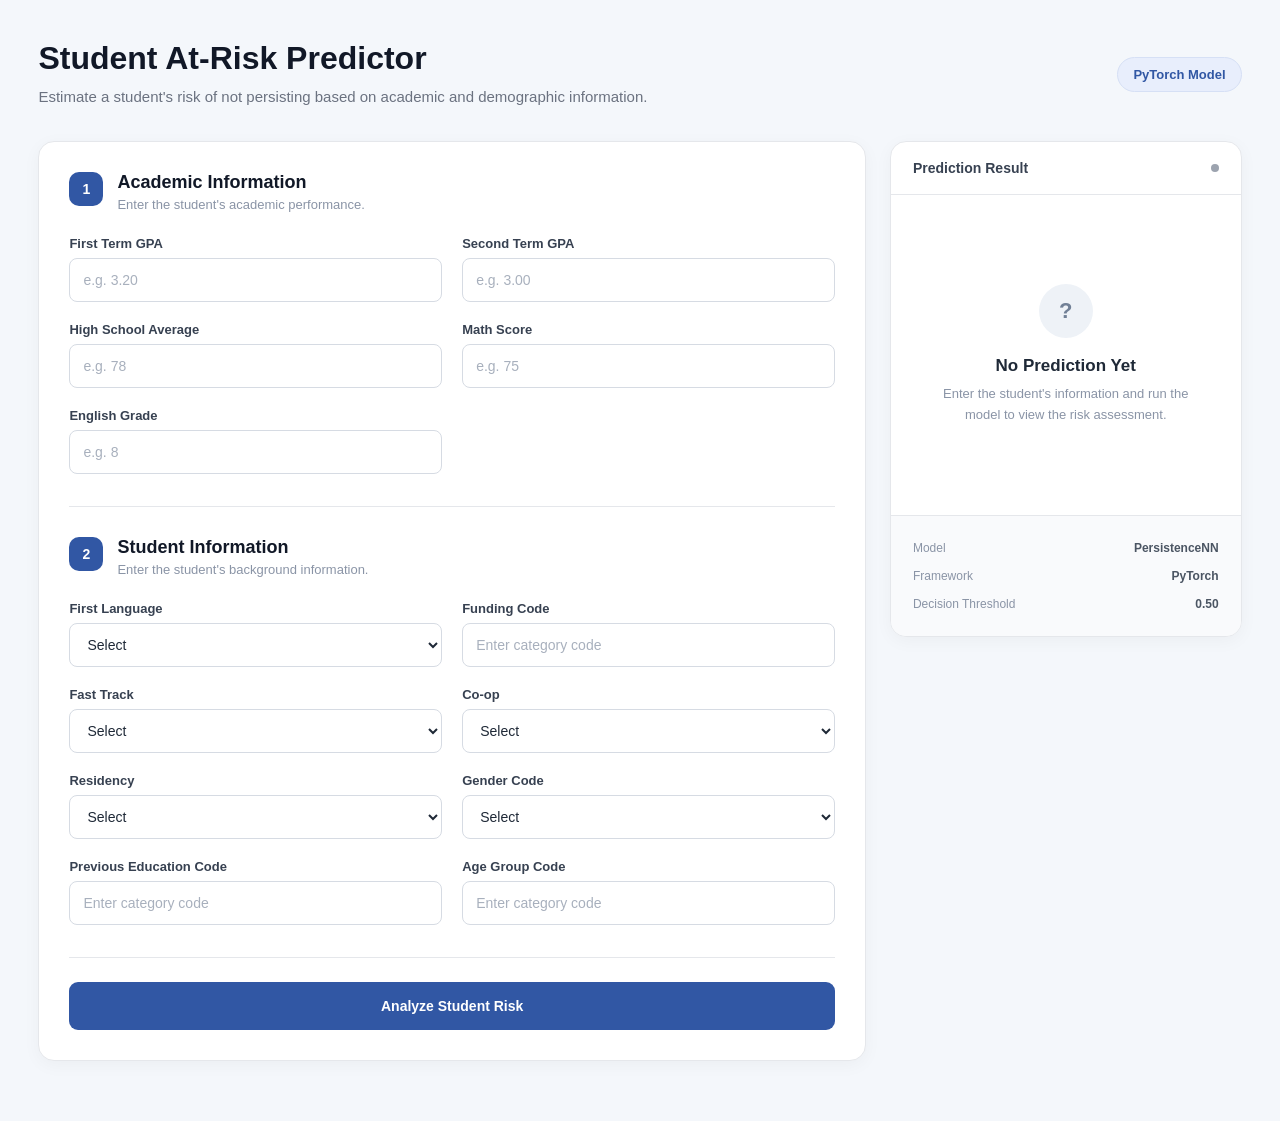
<file: frontend/index.html>
<!DOCTYPE html>
<html lang="en">
<head>
    <meta charset="UTF-8">
    <meta name="viewport" content="width=device-width, initial-scale=1.0">

    <title>Student At-Risk Predictor</title>

    <link rel="stylesheet" href="style.css">
</head>

<body>

<div class="page-container">

    <!-- Header -->
    <header class="header">
        <div>
            <h1>Student At-Risk Predictor</h1>
            <p>
                Estimate a student's risk of not persisting based on
                academic and demographic information.
            </p>
        </div>

        <div class="model-badge">
            PyTorch Model
        </div>
    </header>


    <main class="dashboard">

        <!-- =========================
             INPUT SECTION
        ========================== -->
        <section class="input-panel">

            <form id="predictForm">

                <!-- Academic Information -->
                <div class="form-section">

                    <div class="section-title">
                        <span class="section-number">1</span>

                        <div>
                            <h2>Academic Information</h2>
                            <p>Enter the student's academic performance.</p>
                        </div>
                    </div>


                    <div class="form-grid">

                        <div class="form-group">
                            <label for="FirstTermGpa">First Term GPA</label>

                            <input
                                id="FirstTermGpa"
                                type="number"
                                name="FirstTermGpa"
                                min="0"
                                max="4.5"
                                step="0.01"
                                placeholder="e.g. 3.20"
                                required
                            >
                        </div>


                        <div class="form-group">
                            <label for="SecondTermGpa">Second Term GPA</label>

                            <input
                                id="SecondTermGpa"
                                type="number"
                                name="SecondTermGpa"
                                min="0"
                                max="4.5"
                                step="0.01"
                                placeholder="e.g. 3.00"
                                required
                            >
                        </div>


                        <div class="form-group">
                            <label for="HighSchoolAvgMark">
                                High School Average
                            </label>

                            <input
                                id="HighSchoolAvgMark"
                                type="number"
                                name="HighSchoolAvgMark"
                                min="0"
                                max="100"
                                step="0.1"
                                placeholder="e.g. 78"
                                required
                            >
                        </div>


                        <div class="form-group">
                            <label for="MathScore">Math Score</label>

                            <input
                                id="MathScore"
                                type="number"
                                name="MathScore"
                                min="0"
                                max="100"
                                step="0.1"
                                placeholder="e.g. 75"
                                required
                            >
                        </div>


                        <div class="form-group">
                            <label for="EnglishGrade">English Grade</label>

                            <input
                                id="EnglishGrade"
                                type="number"
                                name="EnglishGrade"
                                min="0"
                                step="0.1"
                                placeholder="e.g. 8"
                                required
                            >
                        </div>

                    </div>
                </div>


                <!-- Student Information -->
                <div class="form-section">

                    <div class="section-title">
                        <span class="section-number">2</span>

                        <div>
                            <h2>Student Information</h2>
                            <p>Enter the student's background information.</p>
                        </div>
                    </div>


                    <div class="form-grid">

                        <div class="form-group">
                            <label for="FirstLanguage">First Language</label>

                            <select
                                id="FirstLanguage"
                                name="FirstLanguage"
                                required
                            >
                                <option value="">Select</option>
                                <option value="1">English</option>
                                <option value="2">Other</option>
                            </select>
                        </div>


                        <div class="form-group">
                            <label for="Funding">Funding Code</label>

                            <input
                                id="Funding"
                                type="number"
                                name="Funding"
                                step="1"
                                placeholder="Enter category code"
                                required
                            >
                        </div>


                        <div class="form-group">
                            <label for="FastTrack">Fast Track</label>

                            <select
                                id="FastTrack"
                                name="FastTrack"
                                required
                            >
                                <option value="">Select</option>
                                <option value="1">Yes</option>
                                <option value="0">No</option>
                            </select>
                        </div>


                        <div class="form-group">
                            <label for="Coop">Co-op</label>

                            <select
                                id="Coop"
                                name="Coop"
                                required
                            >
                                <option value="">Select</option>
                                <option value="1">Yes</option>
                                <option value="0">No</option>
                            </select>
                        </div>


                        <div class="form-group">
                            <label for="Residency">Residency</label>

                            <select
                                id="Residency"
                                name="Residency"
                                required
                            >
                                <option value="">Select</option>
                                <option value="1">Domestic</option>
                                <option value="2">International</option>
                            </select>
                        </div>


                        <div class="form-group">
                            <label for="Gender">Gender Code</label>

                            <select id="Gender" name="Gender" required>
                                <option value="">Select</option>
                                <option value="1">Code 1</option>
                                <option value="2">Code 2</option>
                            </select>
                        </div>


                        <div class="form-group">
                            <label for="PrevEducation">Previous Education Code</label>

                            <input
                                id="PrevEducation"
                                type="number"
                                name="PrevEducation"
                                step="1"
                                placeholder="Enter category code"
                                required
                            >
                        </div>


                        <div class="form-group">
                            <label for="AgeGroup">Age Group Code</label>

                            <input
                                id="AgeGroup"
                                type="number"
                                name="AgeGroup"
                                step="1"
                                placeholder="Enter category code"
                                required
                            >
                        </div>

                    </div>
                </div>


                <button class="predict-button" type="submit">
                    Analyze Student Risk
                </button>

            </form>

        </section>


        <!-- =========================
             RESULT SECTION
        ========================== -->
        <aside class="result-panel">

            <div class="result-header">
                <span>Prediction Result</span>
                <span class="status-dot"></span>
            </div>


            <div id="userResult" class="result-content">

                <div class="empty-result">

                    <div class="result-icon">
                        ?
                    </div>

                    <h2>No Prediction Yet</h2>

                    <p>
                        Enter the student's information and run the model
                        to view the risk assessment.
                    </p>

                </div>

            </div>


            <div class="model-info">

                <div>
                    <span>Model</span>
                    <strong>PersistenceNN</strong>
                </div>

                <div>
                    <span>Framework</span>
                    <strong>PyTorch</strong>
                </div>

                <div>
                    <span>Decision Threshold</span>
                    <strong>0.50</strong>
                </div>

            </div>

        </aside>

    </main>

</div>

<script src="script.js"></script>

</body>
</html>
</file>
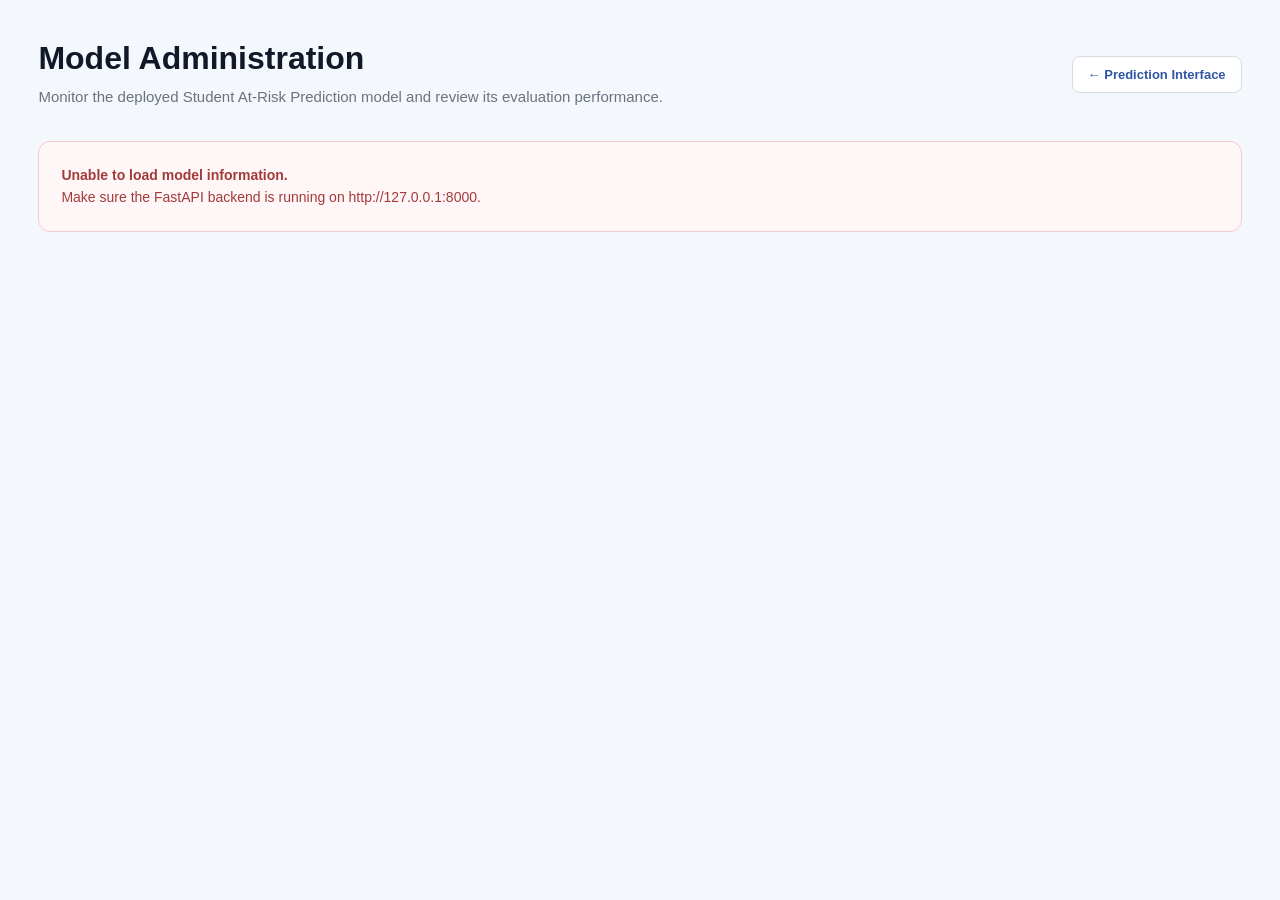
<file: frontend/admin.html>
<!DOCTYPE html>
<html lang="en">
<head>
    <meta charset="UTF-8">
    <meta name="viewport" content="width=device-width, initial-scale=1.0">

    <title>Model Administration | Student At-Risk Predictor</title>

    <link rel="stylesheet" href="style.css">
</head>

<body>

<div class="page-container">

    <!-- Header -->
    <header class="header">
        <div>
            <h1>Model Administration</h1>
            <p>
                Monitor the deployed Student At-Risk Prediction model
                and review its evaluation performance.
            </p>
        </div>

        <a class="back-link" href="index.html">
            ← Prediction Interface
        </a>
    </header>


    <!-- Loading / Error -->
    <div id="adminStatus" class="admin-status">
        Loading model information...
    </div>


    <!-- Dashboard -->
    <main id="adminDashboard" class="admin-dashboard hidden">

        <!-- Metric Cards -->
        <section class="metrics-grid">

            <div class="metric-card">
                <span class="metric-name">Accuracy</span>
                <strong id="accuracy">--</strong>
                <span class="metric-description">
                    Overall prediction accuracy
                </span>
            </div>

            <div class="metric-card">
                <span class="metric-name">At-Risk Precision</span>
                <strong id="precision">--</strong>
                <span class="metric-description">
                    Accuracy of at-risk predictions
                </span>
            </div>

            <div class="metric-card">
                <span class="metric-name">At-Risk Recall</span>
                <strong id="recall">--</strong>
                <span class="metric-description">
                    At-risk students identified
                </span>
            </div>

            <div class="metric-card">
                <span class="metric-name">At-Risk F1</span>
                <strong id="f1">--</strong>
                <span class="metric-description">
                    Precision-recall balance
                </span>
            </div>

        </section>


        <section class="admin-content-grid">

            <!-- Confusion Matrix -->
            <div class="admin-card">

                <div class="admin-card-header">
                    <div>
                        <h2>Confusion Matrix</h2>
                        <p>Performance on the held-out test set.</p>
                    </div>
                </div>


                <div class="matrix-wrapper">

                    <div class="matrix-axis-title">
                        Predicted Class
                    </div>

                    <table class="confusion-matrix">
                        <thead>
                            <tr>
                                <th></th>
                                <th>Not At Risk</th>
                                <th>At Risk</th>
                            </tr>
                        </thead>

                        <tbody>
                            <tr>
                                <th>Actual Not At Risk</th>

                                <td class="matrix-good">
                                    <strong id="trueNegative">--</strong>
                                    <span>True Negative</span>
                                </td>

                                <td class="matrix-warning">
                                    <strong id="falsePositive">--</strong>
                                    <span>False Positive</span>
                                </td>
                            </tr>

                            <tr>
                                <th>Actual At Risk</th>

                                <td class="matrix-danger">
                                    <strong id="falseNegative">--</strong>
                                    <span>False Negative</span>
                                </td>

                                <td class="matrix-good">
                                    <strong id="truePositive">--</strong>
                                    <span>True Positive</span>
                                </td>
                            </tr>
                        </tbody>
                    </table>

                </div>

            </div>


            <!-- Model Details -->
            <div class="admin-card">

                <div class="admin-card-header">
                    <div>
                        <h2>Model Information</h2>
                        <p>Current inference configuration.</p>
                    </div>

                    <span class="online-badge">
                        Active
                    </span>
                </div>


                <div class="details-list">

                    <div class="detail-row">
                        <span>Model</span>
                        <strong id="modelName">--</strong>
                    </div>

                    <div class="detail-row">
                        <span>Target</span>
                        <strong id="targetName">--</strong>
                    </div>

                    <div class="detail-row">
                        <span>Decision Threshold</span>
                        <strong id="threshold">--</strong>
                    </div>

                    <div class="detail-row">
                        <span>Positive Class Weight</span>
                        <strong id="posWeight">--</strong>
                    </div>

                    <div class="detail-row">
                        <span>Framework</span>
                        <strong>PyTorch</strong>
                    </div>

                </div>


                <div class="model-note">
                    <strong>Class imbalance handling</strong>

                    <p>
                        The model uses weighted binary cross-entropy
                        to place greater importance on identifying
                        students in the at-risk class.
                    </p>
                </div>

            </div>

        </section>

    </main>

</div>


<script>
    const API_URL = "http://127.0.0.1:8000/model-info";

    const statusBox = document.getElementById("adminStatus");
    const dashboard = document.getElementById("adminDashboard");


    function toPercent(value) {
        return `${(value * 100).toFixed(2)}%`;
    }


    async function loadModelInfo() {

        try {

            const response = await fetch(API_URL);

            if (!response.ok) {
                throw new Error(
                    `Server returned ${response.status}`
                );
            }

            const data = await response.json();
            const metrics = data.metrics;


            // =========================
            // Performance Metrics
            // =========================

            document.getElementById("accuracy").textContent =
                toPercent(metrics.accuracy);

            document.getElementById("precision").textContent =
                toPercent(metrics.at_risk_precision);

            document.getElementById("recall").textContent =
                toPercent(metrics.at_risk_recall);

            document.getElementById("f1").textContent =
                toPercent(metrics.at_risk_f1);


            // =========================
            // Model Information
            // =========================

            document.getElementById("modelName").textContent =
                data.model;

            document.getElementById("targetName").textContent =
                data.target;

            document.getElementById("threshold").textContent =
                data.threshold.toFixed(2);

            document.getElementById("posWeight").textContent =
                metrics.pos_weight.toFixed(2);


            // =========================
            // Confusion Matrix
            //
            // [[TN, FP],
            //  [FN, TP]]
            // =========================

            const matrix = metrics.confusion_matrix;

            document.getElementById("trueNegative").textContent =
                matrix[0][0];

            document.getElementById("falsePositive").textContent =
                matrix[0][1];

            document.getElementById("falseNegative").textContent =
                matrix[1][0];

            document.getElementById("truePositive").textContent =
                matrix[1][1];


            // Show dashboard
            statusBox.classList.add("hidden");
            dashboard.classList.remove("hidden");

        }

        catch (error) {

            console.error(error);

            statusBox.innerHTML = `
                <strong>Unable to load model information.</strong>
                <br>
                Make sure the FastAPI backend is running on
                http://127.0.0.1:8000.
            `;

            statusBox.classList.add("admin-error");
        }

    }


    loadModelInfo();
</script>

</body>
</html>
</file>
<file: frontend/style.css>
/* =========================
   Global
========================= */

* {
    box-sizing: border-box;
    margin: 0;
    padding: 0;
}

body {
    min-height: 100vh;
    font-family:
        Inter,
        -apple-system,
        BlinkMacSystemFont,
        "Segoe UI",
        sans-serif;

    background: #f4f7fb;
    color: #1f2937;
}


/* =========================
   Page Layout
========================= */

.page-container {
    width: min(1400px, 94%);
    margin: 0 auto;
    padding: 40px 0 60px;
}


/* =========================
   Header
========================= */

.header {
    display: flex;
    justify-content: space-between;
    align-items: center;
    gap: 30px;

    margin-bottom: 32px;
}

.header h1 {
    font-size: 32px;
    font-weight: 700;
    color: #111827;
    margin-bottom: 8px;
}

.header p {
    max-width: 700px;

    font-size: 15px;
    line-height: 1.6;
    color: #6b7280;
}

.model-badge {
    flex-shrink: 0;

    padding: 9px 15px;

    background: #e8eefc;
    color: #3157a4;

    border: 1px solid #d6e0f5;
    border-radius: 20px;

    font-size: 13px;
    font-weight: 600;
}


/* =========================
   Dashboard
========================= */

.dashboard {
    display: grid;
    grid-template-columns: minmax(0, 2fr) minmax(300px, 0.85fr);
    gap: 24px;
    align-items: start;
}


/* =========================
   Input Panel
========================= */

.input-panel {
    background: #ffffff;

    border: 1px solid #e5e7eb;
    border-radius: 16px;

    padding: 30px;

    box-shadow: 0 4px 18px rgba(0, 0, 0, 0.04);
}


/* =========================
   Form Sections
========================= */

.form-section {
    padding-bottom: 32px;
    margin-bottom: 30px;

    border-bottom: 1px solid #e5e7eb;
}

.form-section:last-of-type {
    margin-bottom: 24px;
}

.section-title {
    display: flex;
    align-items: flex-start;
    gap: 14px;

    margin-bottom: 24px;
}

.section-number {
    display: flex;
    align-items: center;
    justify-content: center;

    width: 34px;
    height: 34px;

    flex-shrink: 0;

    border-radius: 10px;

    background: #3157a4;
    color: white;

    font-size: 14px;
    font-weight: 700;
}

.section-title h2 {
    font-size: 18px;
    font-weight: 650;
    color: #111827;

    margin-bottom: 4px;
}

.section-title p {
    font-size: 13px;
    color: #8a94a6;
}


/* =========================
   Form Grid
========================= */

.form-grid {
    display: grid;
    grid-template-columns: repeat(2, minmax(0, 1fr));
    gap: 20px;
}

.form-group {
    display: flex;
    flex-direction: column;
    gap: 7px;
}

.form-group label {
    font-size: 13px;
    font-weight: 600;
    color: #374151;
}


/* =========================
   Inputs
========================= */

.form-group input,
.form-group select {
    width: 100%;
    height: 44px;

    padding: 0 13px;

    font: inherit;
    font-size: 14px;

    color: #1f2937;
    background: #ffffff;

    border: 1px solid #d6dbe3;
    border-radius: 8px;

    outline: none;

    transition:
        border-color 0.15s ease,
        box-shadow 0.15s ease;
}

.form-group input::placeholder {
    color: #a8b0bd;
}

.form-group input:hover,
.form-group select:hover {
    border-color: #aeb8c8;
}

.form-group input:focus,
.form-group select:focus {
    border-color: #4b6fb8;

    box-shadow:
        0 0 0 3px rgba(75, 111, 184, 0.12);
}


/* =========================
   Predict Button
========================= */

.predict-button {
    width: 100%;
    height: 48px;

    border: none;
    border-radius: 9px;

    background: #3157a4;
    color: #ffffff;

    font-size: 14px;
    font-weight: 650;

    cursor: pointer;

    transition:
        background 0.15s ease,
        transform 0.1s ease,
        box-shadow 0.15s ease;
}

.predict-button:hover {
    background: #294a8b;

    box-shadow:
        0 5px 14px rgba(49, 87, 164, 0.18);
}

.predict-button:active {
    transform: translateY(1px);
}


/* =========================
   Result Panel
========================= */

.result-panel {
    position: sticky;
    top: 24px;

    background: #ffffff;

    border: 1px solid #e5e7eb;
    border-radius: 16px;

    overflow: hidden;

    box-shadow: 0 4px 18px rgba(0, 0, 0, 0.04);
}

.result-header {
    display: flex;
    justify-content: space-between;
    align-items: center;

    padding: 18px 22px;

    border-bottom: 1px solid #e5e7eb;

    font-size: 14px;
    font-weight: 650;
    color: #374151;
}

.status-dot {
    width: 8px;
    height: 8px;

    border-radius: 50%;

    background: #9ca3af;
}


/* =========================
   Empty Result
========================= */

.result-content {
    min-height: 320px;

    display: flex;
    align-items: center;
    justify-content: center;

    padding: 35px 25px;
}

.empty-result {
    max-width: 280px;
    text-align: center;
}

.result-icon {
    width: 54px;
    height: 54px;

    display: flex;
    align-items: center;
    justify-content: center;

    margin: 0 auto 18px;

    border-radius: 50%;

    background: #eef2f7;
    color: #718096;

    font-size: 22px;
    font-weight: 700;
}

.empty-result h2 {
    margin-bottom: 8px;

    font-size: 17px;
    color: #1f2937;
}

.empty-result p {
    font-size: 13px;
    line-height: 1.6;
    color: #8a94a6;
}


/* =========================
   Prediction Result
   (used by JavaScript later)
========================= */

.prediction-result {
    width: 100%;
    text-align: center;
}

.prediction-label {
    display: inline-block;

    padding: 7px 13px;
    margin-bottom: 18px;

    border-radius: 20px;

    font-size: 13px;
    font-weight: 700;
}

.prediction-result h2 {
    margin-bottom: 6px;

    font-size: 27px;
    color: #111827;
}

.prediction-result p {
    color: #6b7280;
    font-size: 13px;
}

.probability-value {
    margin: 22px 0 10px;

    font-size: 38px;
    font-weight: 750;
    color: #111827;
}


/* =========================
   Progress Bar
========================= */

.progress-container {
    width: 100%;
    height: 9px;

    margin: 14px 0 8px;

    background: #e8ecf2;

    border-radius: 20px;
    overflow: hidden;
}

.progress-bar {
    height: 100%;

    border-radius: 20px;

    background: #3157a4;

    transition: width 0.4s ease;
}


/* =========================
   Prediction States
========================= */

.at-risk .prediction-label {
    background: #fff0f0;
    color: #b42318;
}

.at-risk .progress-bar {
    background: #c94a4a;
}

.not-at-risk .prediction-label {
    background: #eaf7ef;
    color: #237a45;
}

.not-at-risk .progress-bar {
    background: #3b8c5a;
}


/* =========================
   Model Information
========================= */

.model-info {
    padding: 18px 22px;

    background: #f9fafc;

    border-top: 1px solid #e5e7eb;
}

.model-info div {
    display: flex;
    justify-content: space-between;
    gap: 15px;

    padding: 7px 0;

    font-size: 12px;
}

.model-info span {
    color: #8a94a6;
}

.model-info strong {
    color: #4b5563;
    font-weight: 600;
}


/* =========================
   Responsive
========================= */

@media (max-width: 950px) {

    .dashboard {
        grid-template-columns: 1fr;
    }

    .result-panel {
        position: static;
    }

}


@media (max-width: 650px) {

    .page-container {
        width: 92%;
        padding-top: 24px;
    }

    .header {
        align-items: flex-start;
        flex-direction: column;
    }

    .header h1 {
        font-size: 25px;
    }

    .input-panel {
        padding: 22px 18px;
    }

    .form-grid {
        grid-template-columns: 1fr;
    }

}

/* =========================
   Admin Dashboard
========================= */

.hidden {
    display: none !important;
}


/* Navigation */

.back-link {
    flex-shrink: 0;

    padding: 10px 15px;

    color: #3157a4;
    background: #ffffff;

    border: 1px solid #d6dbe3;
    border-radius: 8px;

    font-size: 13px;
    font-weight: 600;

    text-decoration: none;

    transition:
        background 0.15s ease,
        border-color 0.15s ease;
}

.back-link:hover {
    background: #f5f7fb;
    border-color: #aeb8c8;
}


/* Status */

.admin-status {
    padding: 22px;

    background: #ffffff;

    border: 1px solid #e5e7eb;
    border-radius: 12px;

    color: #6b7280;

    font-size: 14px;
    line-height: 1.6;
}

.admin-error {
    background: #fff7f7;
    border-color: #f2cccc;
    color: #a33a3a;
}


/* Main Dashboard */

.admin-dashboard {
    display: flex;
    flex-direction: column;
    gap: 24px;
}


/* =========================
   Metric Cards
========================= */

.metrics-grid {
    display: grid;

    grid-template-columns:
        repeat(4, minmax(0, 1fr));

    gap: 18px;
}

.metric-card {
    display: flex;
    flex-direction: column;

    min-height: 150px;

    padding: 22px;

    background: #ffffff;

    border: 1px solid #e5e7eb;
    border-radius: 14px;

    box-shadow:
        0 4px 18px rgba(0, 0, 0, 0.035);
}

.metric-name {
    margin-bottom: 16px;

    color: #6b7280;

    font-size: 12px;
    font-weight: 600;

    text-transform: uppercase;
    letter-spacing: 0.04em;
}

.metric-card strong {
    margin-bottom: 9px;

    color: #111827;

    font-size: 30px;
    font-weight: 700;
}

.metric-description {
    margin-top: auto;

    color: #9ca3af;

    font-size: 12px;
}


/* =========================
   Admin Content
========================= */

.admin-content-grid {
    display: grid;

    grid-template-columns:
        minmax(0, 1.5fr)
        minmax(300px, 0.8fr);

    gap: 24px;

    align-items: start;
}

.admin-card {
    background: #ffffff;

    border: 1px solid #e5e7eb;
    border-radius: 16px;

    overflow: hidden;

    box-shadow:
        0 4px 18px rgba(0, 0, 0, 0.035);
}

.admin-card-header {
    display: flex;

    justify-content: space-between;
    align-items: center;

    gap: 20px;

    padding: 22px 24px;

    border-bottom: 1px solid #e5e7eb;
}

.admin-card-header h2 {
    margin-bottom: 4px;

    color: #111827;

    font-size: 16px;
}

.admin-card-header p {
    color: #8a94a6;

    font-size: 12px;
}


/* =========================
   Model Status
========================= */

.online-badge {
    padding: 6px 10px;

    background: #eaf7ef;
    color: #237a45;

    border-radius: 20px;

    font-size: 11px;
    font-weight: 700;
}

.online-badge::before {
    content: "";

    display: inline-block;

    width: 6px;
    height: 6px;

    margin-right: 6px;

    background: #3b8c5a;

    border-radius: 50%;

    vertical-align: 1px;
}


/* =========================
   Confusion Matrix
========================= */

.matrix-wrapper {
    padding: 25px;
}

.matrix-axis-title {
    margin-bottom: 12px;

    text-align: center;

    color: #8a94a6;

    font-size: 11px;

    text-transform: uppercase;
    letter-spacing: 0.06em;
}

.confusion-matrix {
    width: 100%;

    border-collapse: separate;
    border-spacing: 8px;
}

.confusion-matrix th {
    padding: 10px;

    color: #6b7280;

    font-size: 11px;
    font-weight: 600;

    text-align: center;
}

.confusion-matrix tbody th {
    width: 120px;

    text-align: right;

    line-height: 1.4;
}

.confusion-matrix td {
    height: 120px;

    padding: 16px;

    border-radius: 10px;

    text-align: center;
}

.confusion-matrix td strong {
    display: block;

    margin-bottom: 5px;

    font-size: 28px;
}

.confusion-matrix td span {
    font-size: 11px;
}


/* Correct classifications */

.matrix-good {
    background: #edf7f1;
    color: #237a45;
}


/* False positive */

.matrix-warning {
    background: #fff7e8;
    color: #9a6815;
}


/* False negative */

.matrix-danger {
    background: #fff0f0;
    color: #b42318;
}


/* =========================
   Model Details
========================= */

.details-list {
    padding: 12px 24px;
}

.detail-row {
    display: flex;

    justify-content: space-between;
    align-items: center;

    gap: 20px;

    padding: 13px 0;

    border-bottom: 1px solid #eef0f3;

    font-size: 13px;
}

.detail-row:last-child {
    border-bottom: none;
}

.detail-row span {
    color: #8a94a6;
}

.detail-row strong {
    color: #374151;

    font-weight: 600;

    text-align: right;
}


/* =========================
   Model Note
========================= */

.model-note {
    margin: 8px 24px 24px;

    padding: 15px;

    background: #f5f7fb;

    border-radius: 9px;
}

.model-note strong {
    display: block;

    margin-bottom: 6px;

    color: #4b5563;

    font-size: 12px;
}

.model-note p {
    color: #7b8493;

    font-size: 11px;
    line-height: 1.6;
}


/* =========================
   Admin Responsive
========================= */

@media (max-width: 1000px) {

    .metrics-grid {
        grid-template-columns:
            repeat(2, minmax(0, 1fr));
    }

    .admin-content-grid {
        grid-template-columns: 1fr;
    }

}


@media (max-width: 600px) {

    .metrics-grid {
        grid-template-columns: 1fr;
    }

    .confusion-matrix {
        border-spacing: 4px;
    }

    .confusion-matrix td {
        height: 95px;
        padding: 10px 5px;
    }

    .confusion-matrix td strong {
        font-size: 22px;
    }

    .confusion-matrix tbody th {
        width: 80px;
        font-size: 10px;
    }

}
</file>
